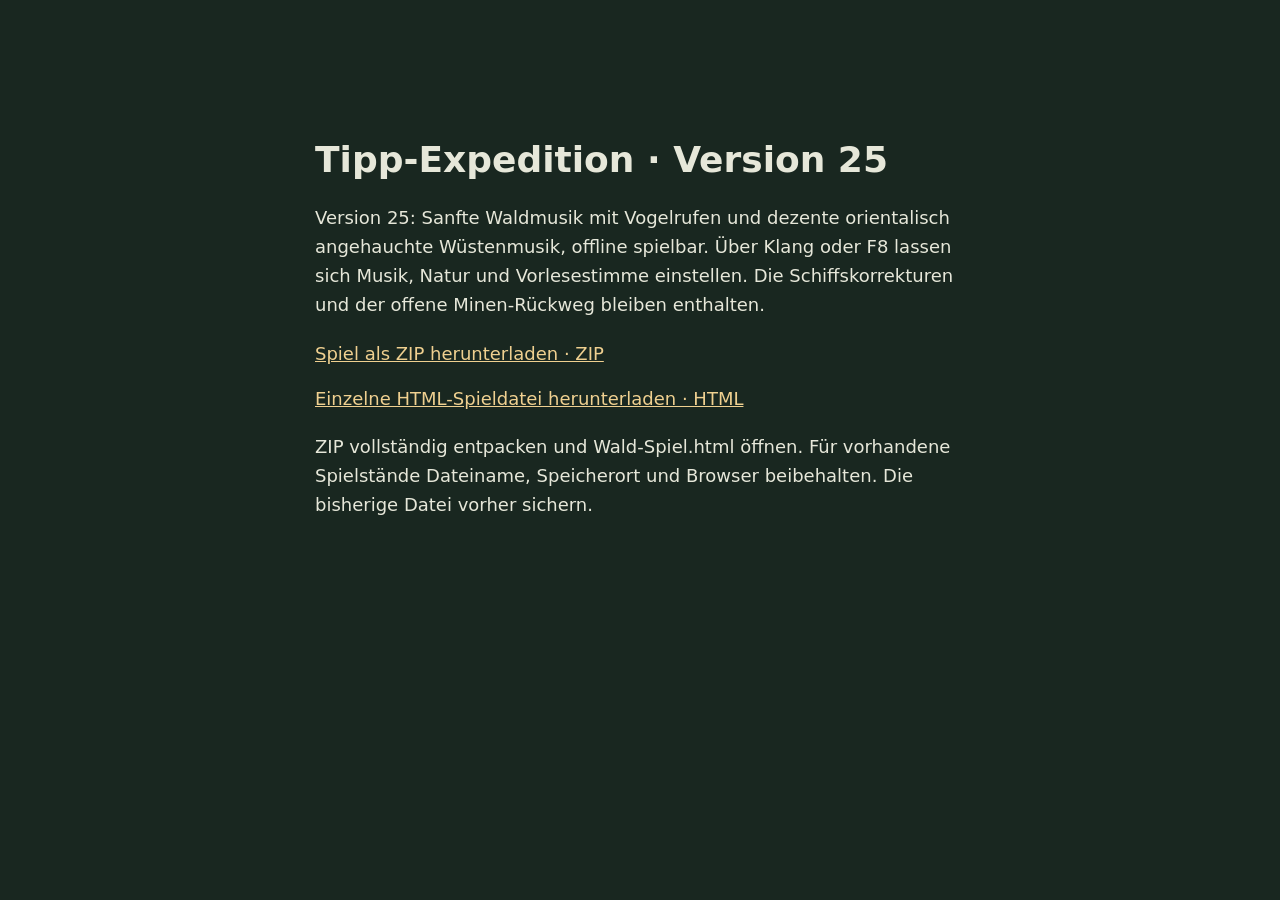
<file: index.html>
<!doctype html><html lang="de"><meta charset="utf-8"><meta name="viewport" content="width=device-width,initial-scale=1"><title>Tipp-Expedition · Version 25</title><style>body{background:#192720;color:#e6e7d9;font:18px system-ui;max-width:650px;margin:10vh auto;padding:25px}a{color:#efd090;display:block;margin:24px 0}p{line-height:1.6}</style><h1>Tipp-Expedition · Version 25</h1><p>Version 25: Sanfte Waldmusik mit Vogelrufen und dezente orientalisch angehauchte Wüstenmusik, offline spielbar. Über Klang oder F8 lassen sich Musik, Natur und Vorlesestimme einstellen. Die Schiffskorrekturen und der offene Minen-Rückweg bleiben enthalten.</p><a href="downloads/Tipp-Expedition-v25.zip" download="Tipp-Expedition-v25.zip">Spiel als ZIP herunterladen · ZIP</a><a href="Tipp-Expedition-4.7-Waldatelier.html" download="Wald-Spiel.html">Einzelne HTML-Spieldatei herunterladen · HTML</a><p>ZIP vollständig entpacken und Wald-Spiel.html öffnen. Für vorhandene Spielstände Dateiname, Speicherort und Browser beibehalten. Die bisherige Datei vorher sichern.</p></html>
</file>
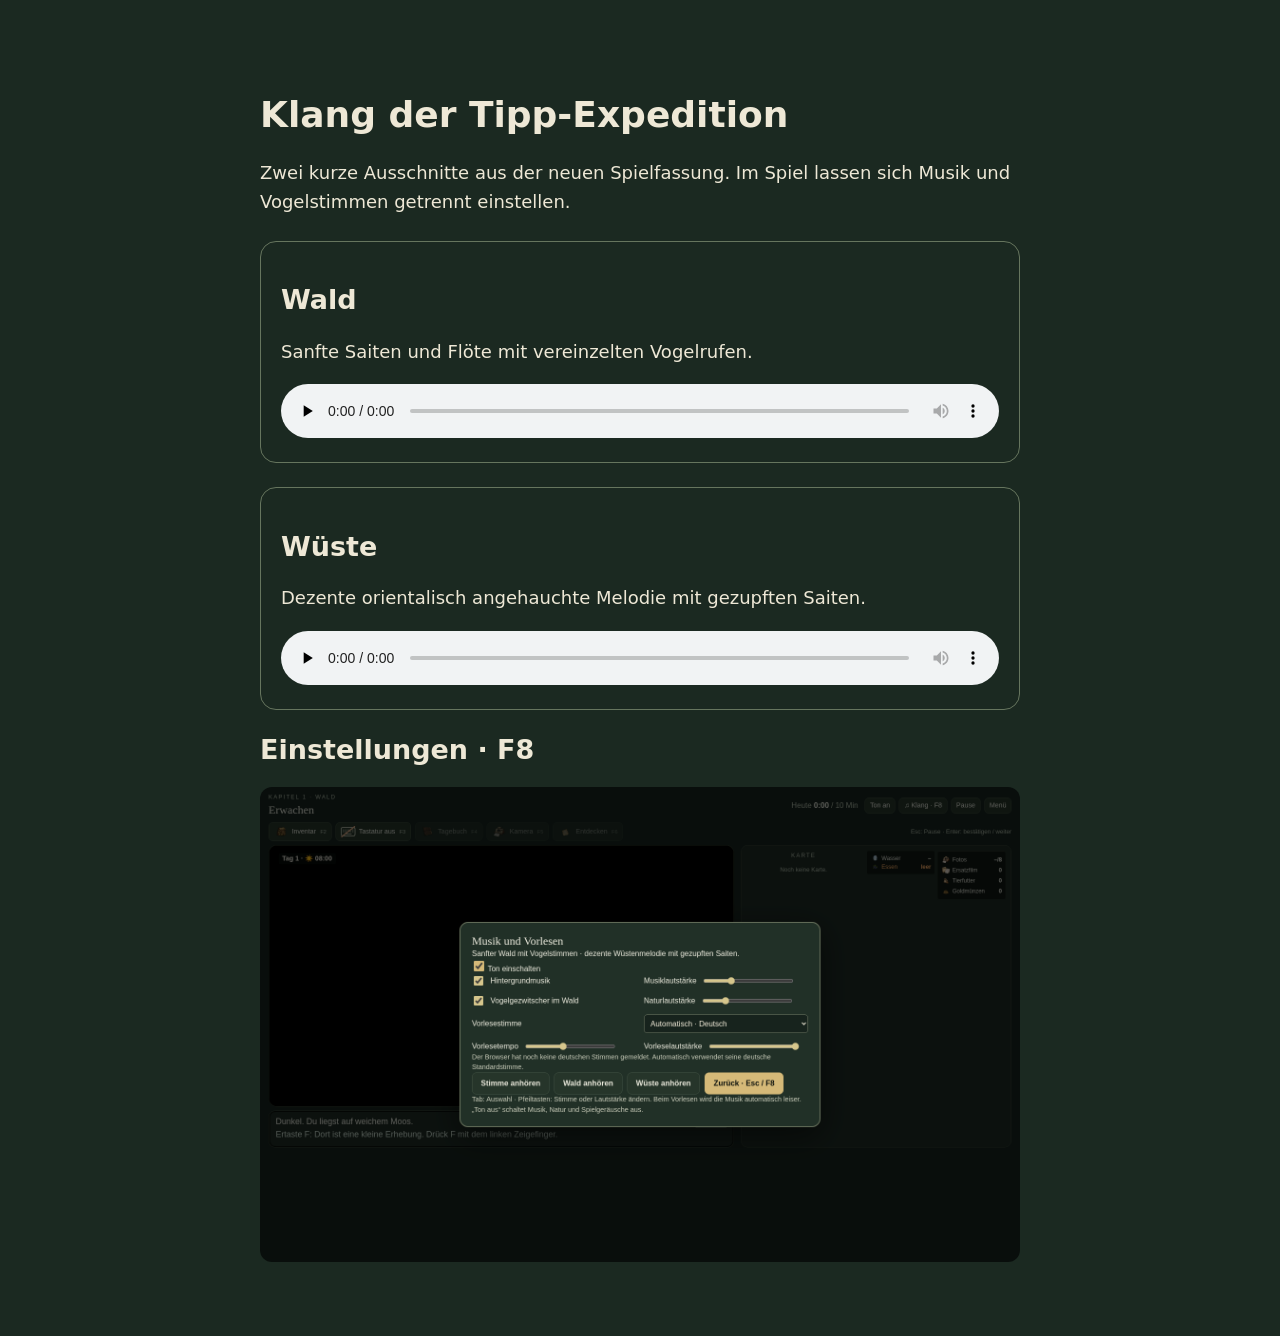
<file: waldatelier/vorschau-v25/index.html>
<!doctype html><html lang="de"><meta charset="utf-8"><meta name="viewport" content="width=device-width,initial-scale=1"><title>Tipp-Expedition · Hörproben</title><style>body{background:#1b2921;color:#eee8d6;font:18px system-ui;max-width:760px;margin:50px auto;padding:20px}section{border:1px solid #66755e;border-radius:16px;padding:20px;margin:24px 0}audio{width:100%}img{max-width:100%;border-radius:12px}p{line-height:1.6}</style><h1>Klang der Tipp-Expedition</h1><p>Zwei kurze Ausschnitte aus der neuen Spielfassung. Im Spiel lassen sich Musik und Vogelstimmen getrennt einstellen.</p><section><h2>Wald</h2><p>Sanfte Saiten und Flöte mit vereinzelten Vogelrufen.</p><audio controls preload="none" src="wald.ogg"></audio></section><section><h2>Wüste</h2><p>Dezente orientalisch angehauchte Melodie mit gezupften Saiten.</p><audio controls preload="none" src="wueste.ogg"></audio></section><h2>Einstellungen · F8</h2><img src="klangeinstellungen.png" alt="Klangfenster mit Reglern für Musik, Vogelstimmen und Vorlesen"></html>
</file>
